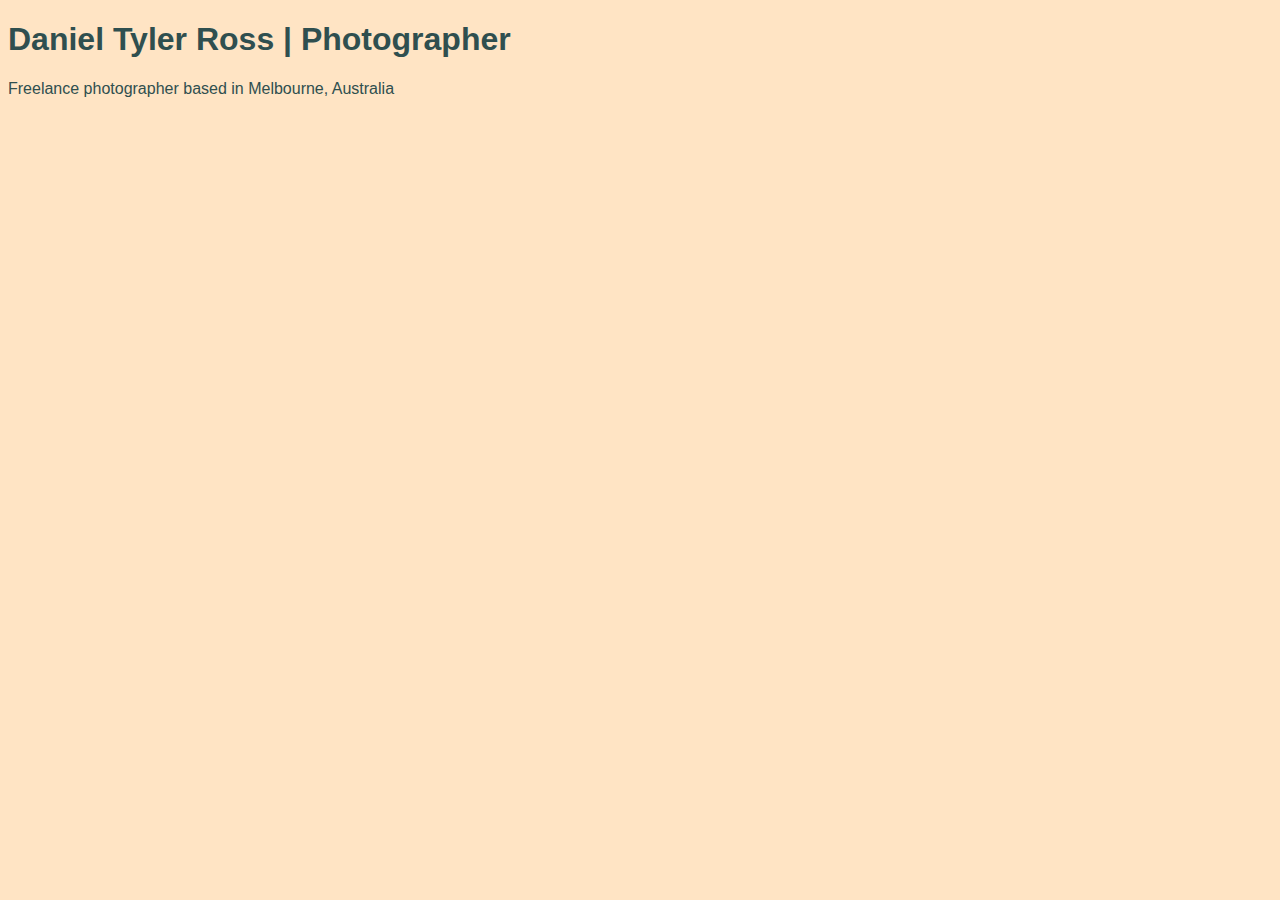
<file: unit_1/index.html>
<!DOCTYPE html>

<html>

	<head>
		<title>Daniel Tyler Ross | Photographer</title>
		<link rel="stylesheet" type="text/css" href="css/style.css">
	</head>

	<body>
		<h1>Daniel Tyler Ross | Photographer</h1>
		<p>Freelance photographer based in Melbourne, Australia</p>
	</body>

</html>
</file>
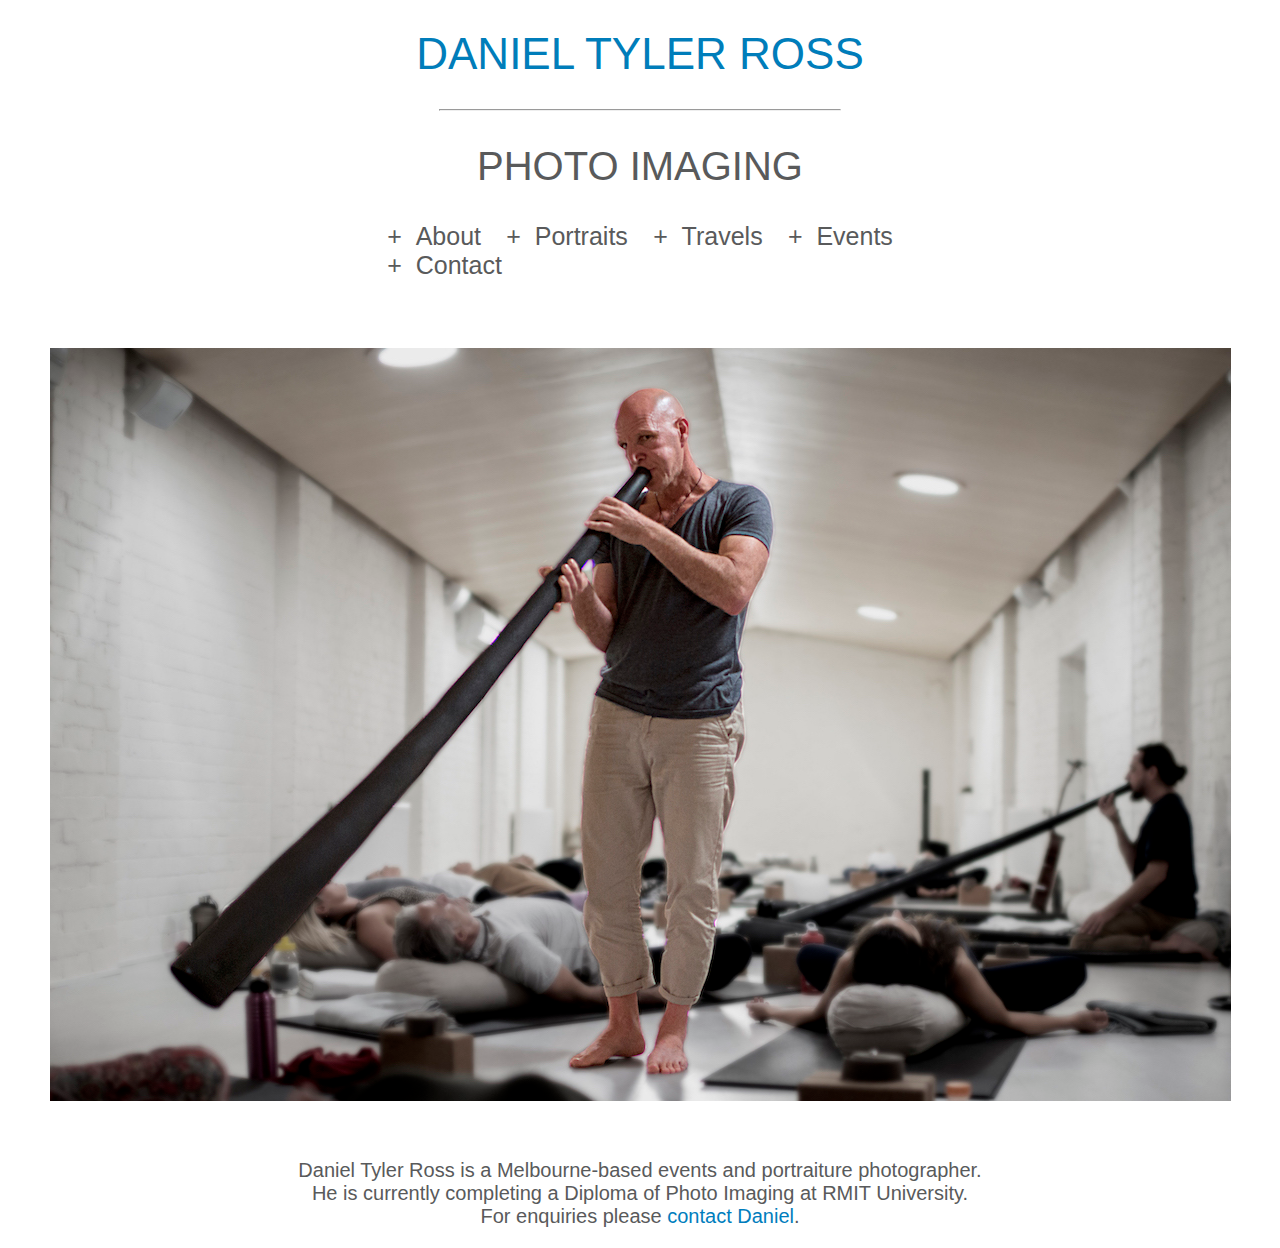
<file: unit_3/index.html>
<!DOCTYPE html>

<html>

<head>
	<title>Daniel Tyler Ross | Photo Imaging</title>
	
	<link rel="stylesheet" type="text/css" href="css/style.css">
</head>

<body>

	<h1>Daniel Tyler Ross</h1>
	
	<hr>
	
	<h2>Photo Imaging</h2>
		
	<p>
		<ul id="navbar">
			<li class="menuitem"><a href="#" style= "text-decoration: none; color: rgb(89,90,91)">+ &nbspAbout</a></li>
			<li class="menuitem"><a href="#" style= "text-decoration: none; color: rgb(89,90,91)">+ &nbspPortraits</a></li>
			<li class="menuitem"><a href="#" style= "text-decoration: none; color: rgb(89,90,91)">+ &nbspTravels</a></li>			
			<li class="menuitem"><a href="#" style= "text-decoration: none; color: rgb(89,90,91)">+ &nbspEvents</a></li>
			<li class="menuitem"><a href="#" style= "text-decoration: none; color: rgb(89,90,91)">+ &nbspContact</a></li>
		</ul>
	</p>

	<p>
		<br>
	</p>

		<img src="images/backgroundimage.jpg" alt="Didgeridoo player at Sound Healing Workshop" title="Sound Healing Workshop, 2016">

	<p>
		<br>
	</p>

	<p class="bodycopy">Daniel Tyler Ross is a Melbourne-based events and portraiture photographer. <br> He is currently completing a Diploma of Photo Imaging at RMIT University. <br> For enquiries please <a class="link" href="mailto:dan.tyler.ross@gmail.com?subject=Enquiry">contact Daniel<a>.</p>

</body>

</html>
</file>
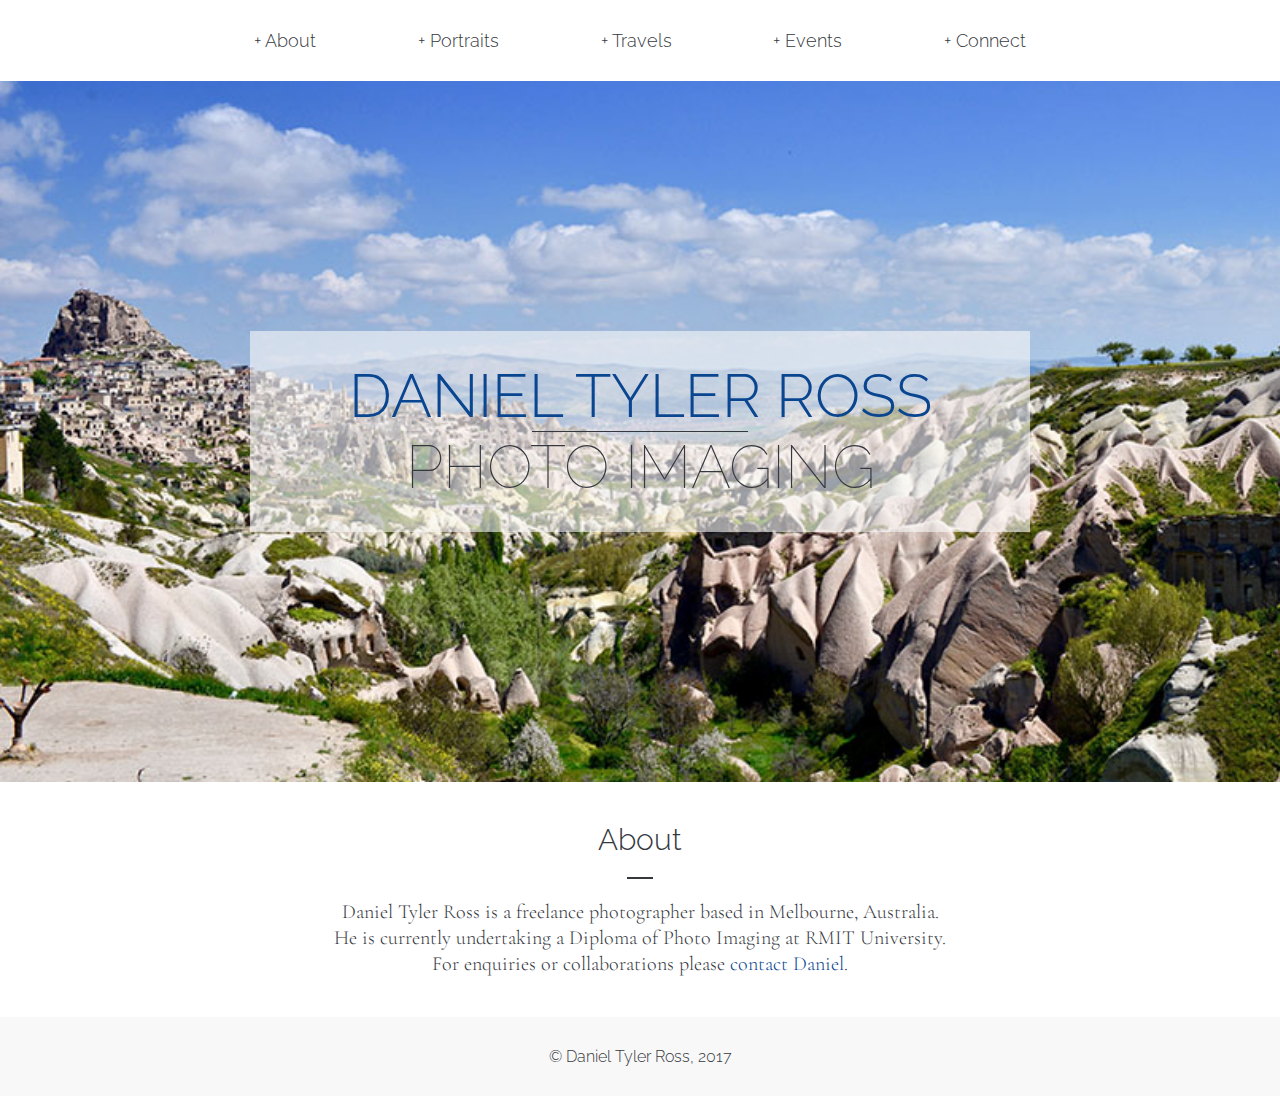
<file: unit_4/index.html>
<!DOCTYPE html>

<html>

<head>

	<title>Daniel Tyler Ross | Photo Imaging</title>
	<link rel="stylesheet" type="text/css" href="css/style.css">

</head>

<body>

	<header>
		<nav>
			<a href="#">+ About</a>
			<a href="#">+ Portraits</a>
			<a href="#">+ Travels</a>
			<a href="#">+ Events</a>
			<a href="#">+ Connect</a>
		</nav>
	</header>	

	<main>
		<section class="landing">	
			<h1>Daniel Tyler Ross</h1>
			<hr id="mainline">
			<h2>Photo Imaging</h2>
		</section>
	</main>

	<section class="about">
		<h3>About</h3>
		<hr class="line">
		<p class="bio">Daniel Tyler Ross is a freelance photographer based in Melbourne, Australia.<br>He is currently undertaking a Diploma of Photo Imaging at RMIT University.<br>For enquiries or collaborations please <a href="#" class="contact">contact Daniel</a>.</p>
	</section>

	<footer>
		<p class="footer">&copy Daniel Tyler Ross, 2017</p>
	</footer>

</body>

</html>
</file>
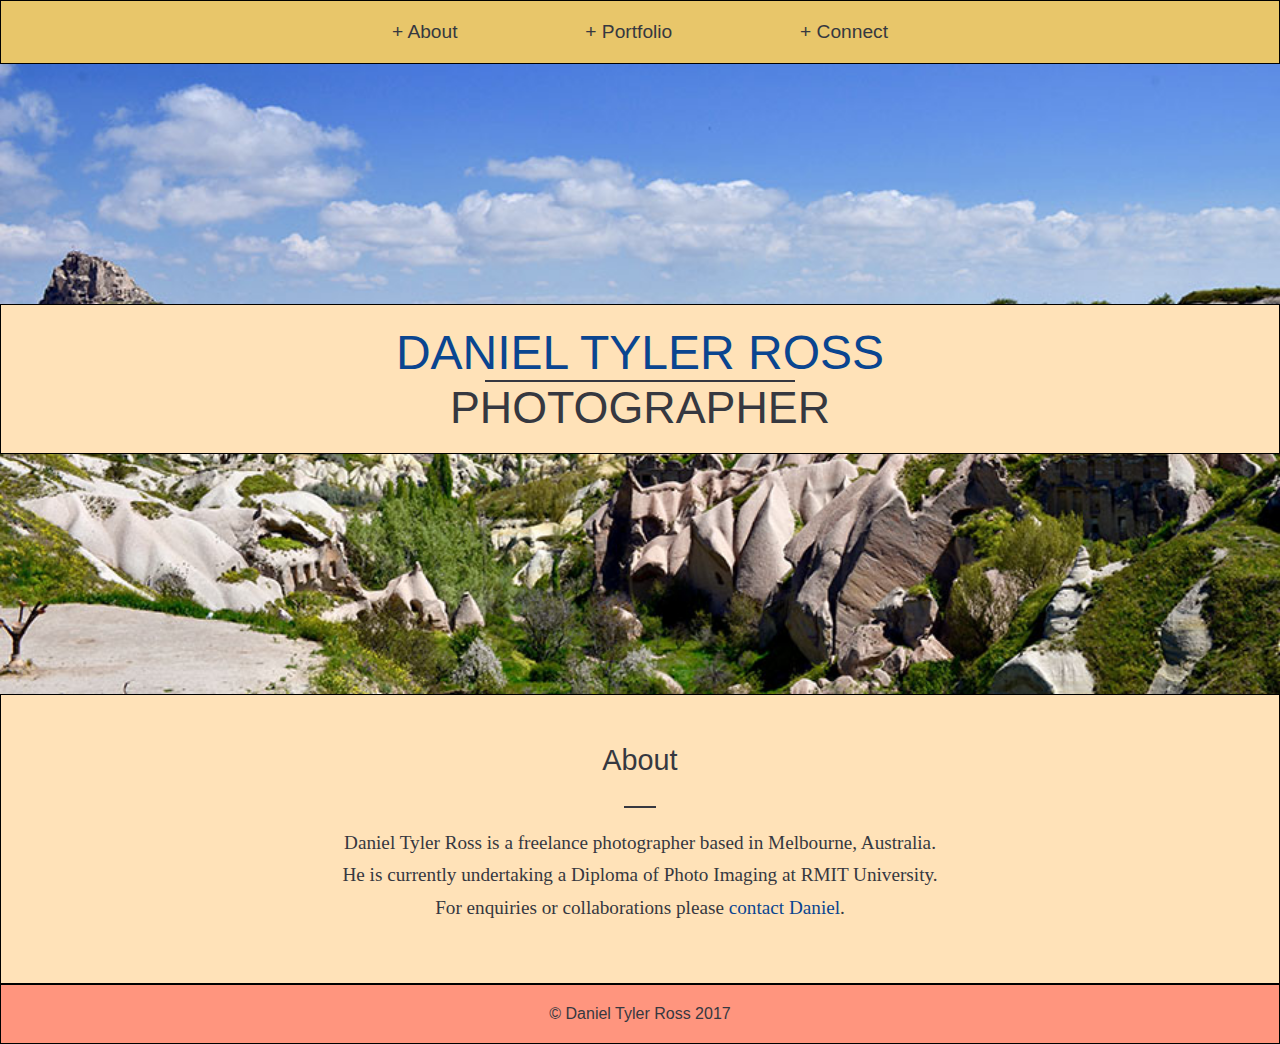
<file: unit_5/index.html>
<!DOCTYPE html>

<html>

<head>
	<title>Daniel Tyler Ross | Photographer</title>
	<link rel ="stylesheet" type="text/css" href="css/style.css">
</head>

<body>

<header>
	<nav>
		<a href="">+ About</a>
		<a href="">+ Portfolio</a>
		<a href="">+ Connect</a>
	</nav>
</header>

<main>
	<div id="landing">
		<h1>Daniel Tyler Ross</h1>
		<hr id="mainline">
		<h2>Photographer</h2>
	</div>
</main>

<div id="about">
	<h3>About</h3>
	<hr class="line">
	<p>Daniel Tyler Ross is a freelance photographer based in Melbourne, Australia.<br>He is currently undertaking a Diploma of Photo Imaging at RMIT University.<br>For enquiries or collaborations please <a href="#" class="contact">contact Daniel</a>.</p>
</div>

<footer>&copy; Daniel Tyler Ross 2017</footer>

</body>

</html>
</file>
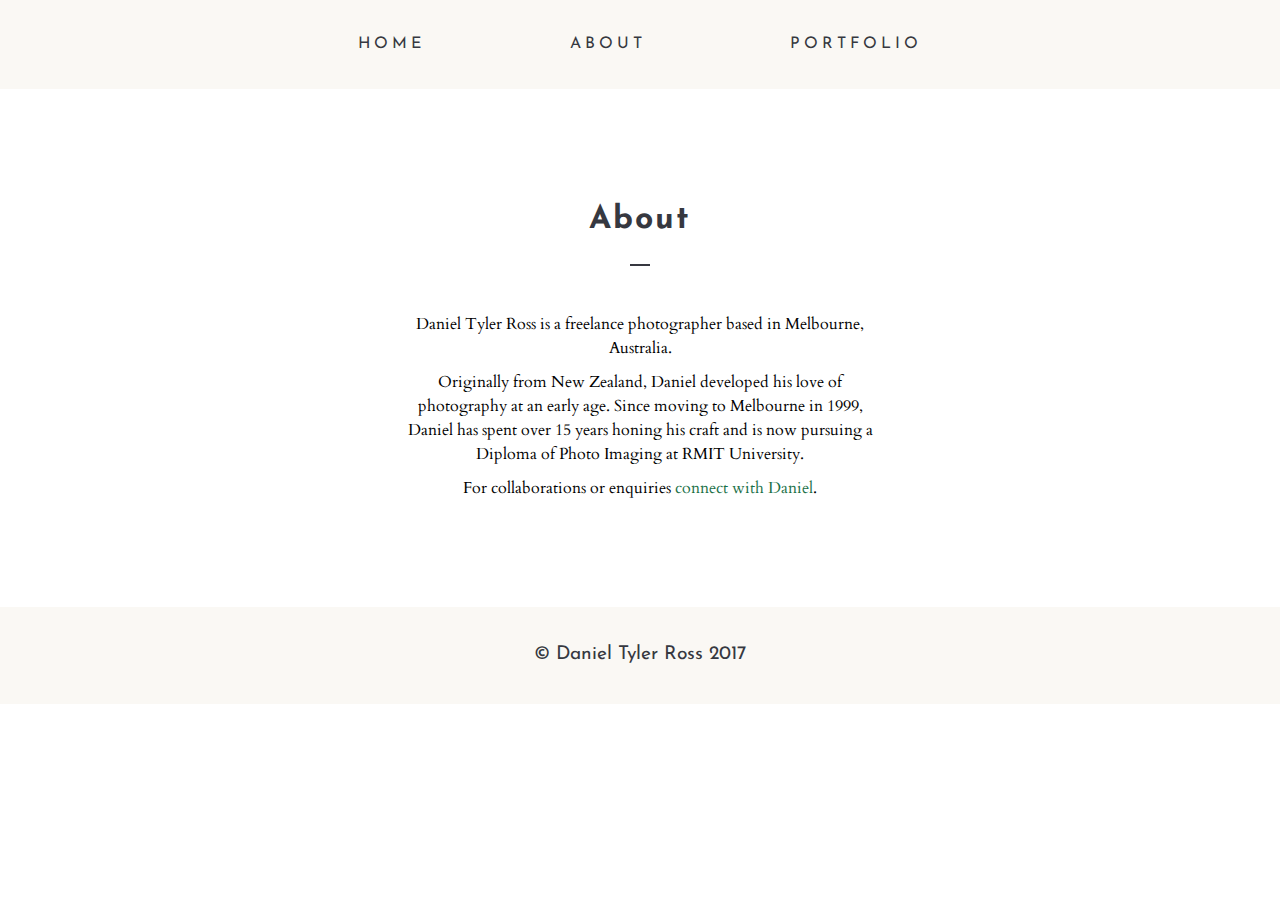
<file: final_project/about.html>
<!DOCTYPE html>
<html>
    <head>
        <title>Daniel Tyler Ross | Photographer</title>
        <link rel="stylesheet" type="text/css" href="css/style.css">
        <meta name="viewport" content="width=device-width, initial-scale=1">
    </head>

    <body>

        <header>
            <nav>
                <a href="index.html">Home</a>
                <a href="about.html">About</a>
                <a href="portfolio.html">Portfolio</a>
            </nav>
        </header>

        <section class="wrapper">
            <h3>About</h3>
            <hr>
            <div class="about">
                <p>Daniel Tyler Ross is a freelance photographer based in Melbourne, Australia.</p>
                <p>Originally from New Zealand, Daniel developed his love of photography at an early age. Since moving to Melbourne in 1999,  Daniel has spent over 15 years honing his craft and is now pursuing a Diploma of Photo Imaging at RMIT University.</p>
                <p>For collaborations or enquiries <a href="connect.html">connect with Daniel</a>.</p>
            </div>
        </section>        

        <footer>
            <p class="footer">&copy; Daniel Tyler Ross 2017</p>
        </footer>
    </body>             
</html>
</file>
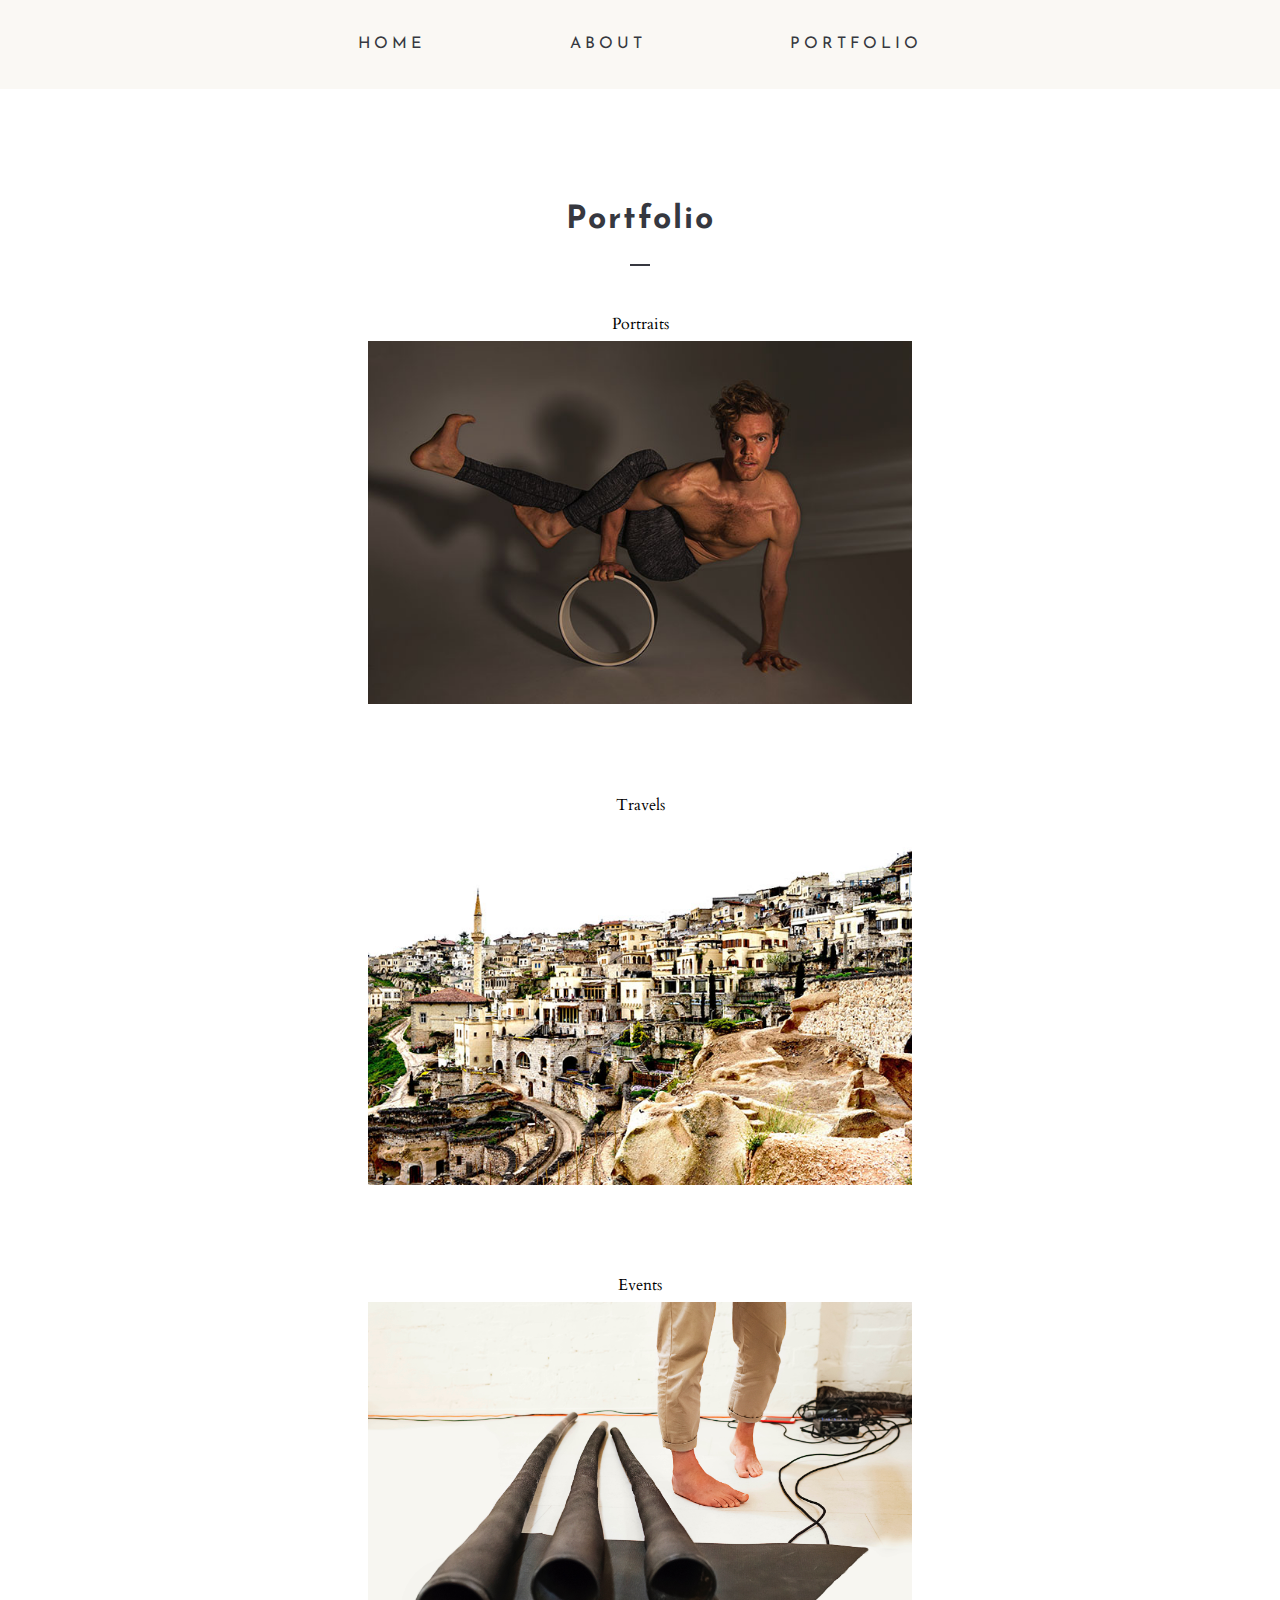
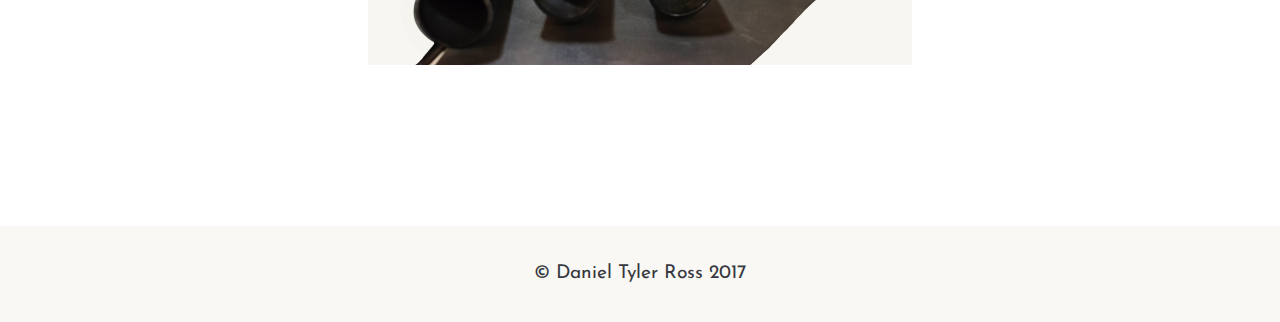
<file: final_project/portfolio.html>
<!DOCTYPE html>
<html>
    <head>
        <title>Daniel Tyler Ross | Photographer</title>
        <link rel="stylesheet" type="text/css" href="css/style.css">
        <meta name="viewport" content="width=device-width, initial-scale=1">
    </head>

    <body>

        <header>
            <nav>
                <a href="index.html">Home</a>
                <a href="about.html">About</a>
                <a href="portfolio.html">Portfolio</a>
                
            </nav>
        </header>
    
        <section class="wrapper">
            <h3>Portfolio</h3>
            <hr>
            <div class="portfolio">
                <p>Portraits</p>
                <img src="images/portraits.jpg" alt="Chris Dixon, 2016" title="Chris Dixon, Yoga instructor, 2016">
            </div>
            <div class="portfolio">
                <p>Travels</p>
                <img src="images/travel.jpg" alt="Cappadocia, Turkey" title="Cappadocia, 2015">          
            </div>
            <div class="portfolio">
                <p>Events</p>
                <img src="images/event.jpg" alt="Sound Healing Workshop, 2017" title="Sound Healing Workshop, 2017">             
            </div>
        </section>

        <footer>
            <p class="footer">&copy; Daniel Tyler Ross 2017</p>
        </footer>
    </body>             
</html>
</file>
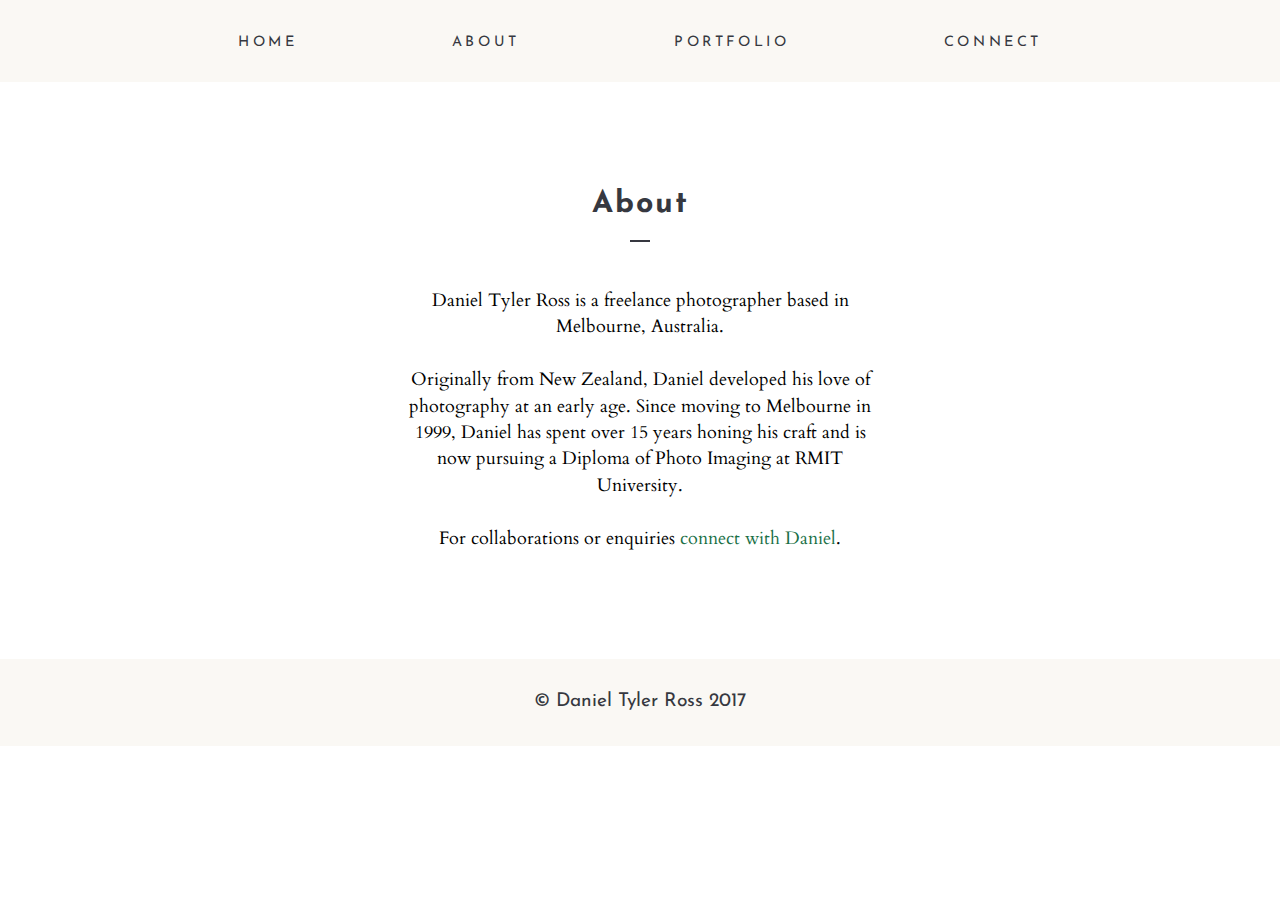
<file: unit_8/about.html>
<!DOCTYPE html>
<html>
    <head>
        <title>Daniel Tyler Ross | Photographer</title>
        <link rel="stylesheet" type="text/css" href="css/style.css">
        <meta name="viewport" content="width=device-width, initial-scale=1">
    </head>

    <body>

        <header>
            <nav>
                <a href="index.html">Home</a>
                <a href="about.html">About</a>
                <a href="portfolio.html">Portfolio</a>
                <a href="connect.html">Connect</a>
            </nav>
        </header>

        <section class="wrapper">
            <h3>About</h3>
            <hr>
            <div class="about"> 
                <p>Daniel Tyler Ross is a freelance photographer based in Melbourne, Australia.<br><br>Originally from New Zealand, Daniel developed his love of photography at an early age. Since moving to Melbourne in 1999,  Daniel has spent over 15 years honing his craft and is now pursuing a Diploma of Photo Imaging at RMIT University.<br><br>For collaborations or enquiries <a href="connect.html">connect with Daniel</a>.</p>
            </div>
        </section>        

        <footer>
            <p class="footer">&copy; Daniel Tyler Ross 2017</p>
        </footer>
    </body>             
</html>
</file>
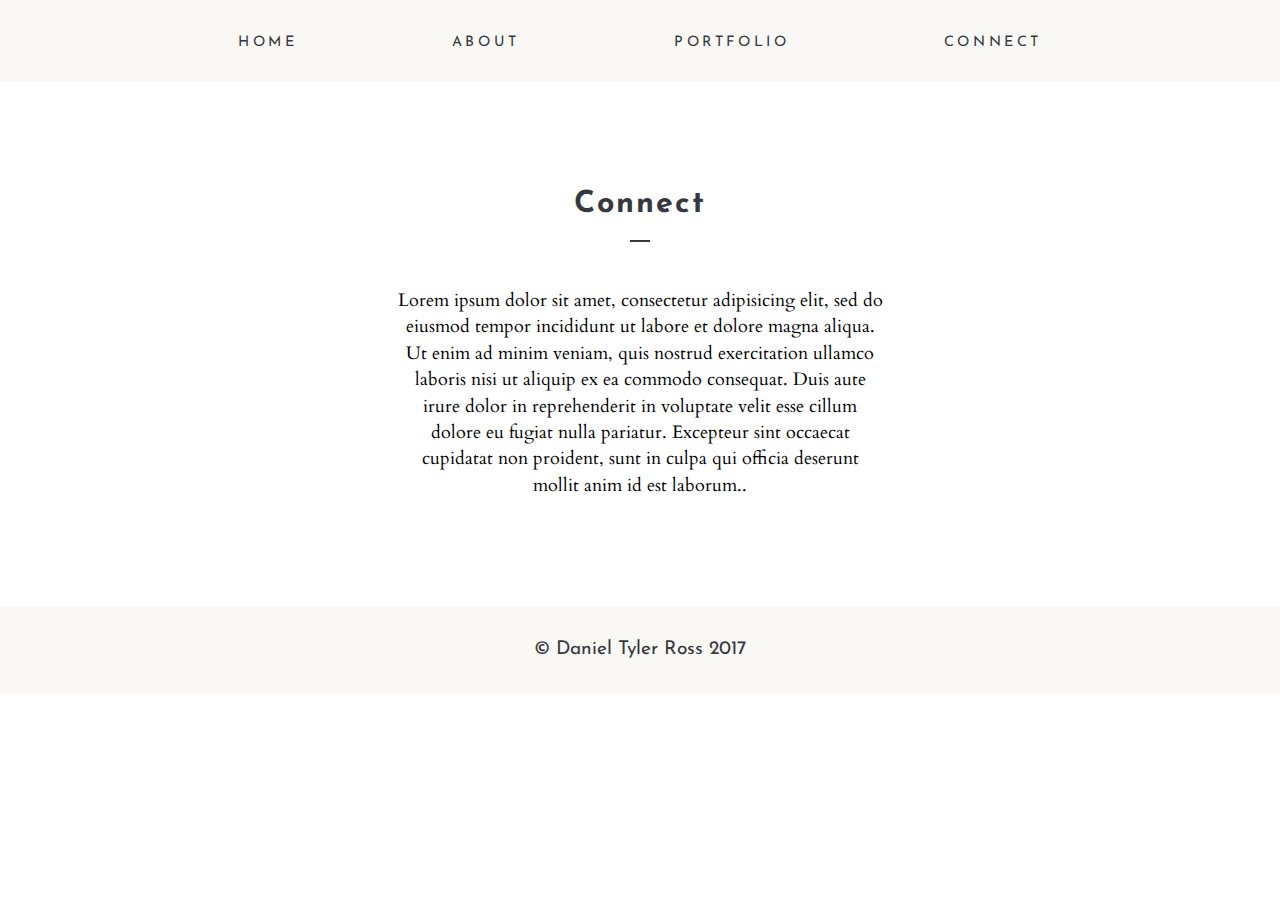
<file: unit_8/connect.html>
<!DOCTYPE html>
<html>
    <head>
        <title>Daniel Tyler Ross | Photographer</title>
        <link rel="stylesheet" type="text/css" href="css/style.css">
        <meta name="viewport" content="width=device-width, initial-scale=1">
    </head>

    <body>

        <header>
            <nav>
                <a href="index.html">Home</a>
                <a href="about.html">About</a>
                <a href="portfolio.html">Portfolio</a>
                <a href="connect.html">Connect</a>
            </nav>
        </header>

        <section class="wrapper">
            <h3>Connect</h3>
            <hr>
            <div class="about"> 
                <p>Lorem ipsum dolor sit amet, consectetur adipisicing elit, sed do eiusmod
                tempor incididunt ut labore et dolore magna aliqua. Ut enim ad minim veniam,
                quis nostrud exercitation ullamco laboris nisi ut aliquip ex ea commodo
                consequat. Duis aute irure dolor in reprehenderit in voluptate velit esse
                cillum dolore eu fugiat nulla pariatur. Excepteur sint occaecat cupidatat non
                proident, sunt in culpa qui officia deserunt mollit anim id est laborum..</p>
            </div>
        </section> 

        <footer>
            <p class="footer">&copy; Daniel Tyler Ross 2017</p>
        </footer>
    </body>             
</html>
</file>
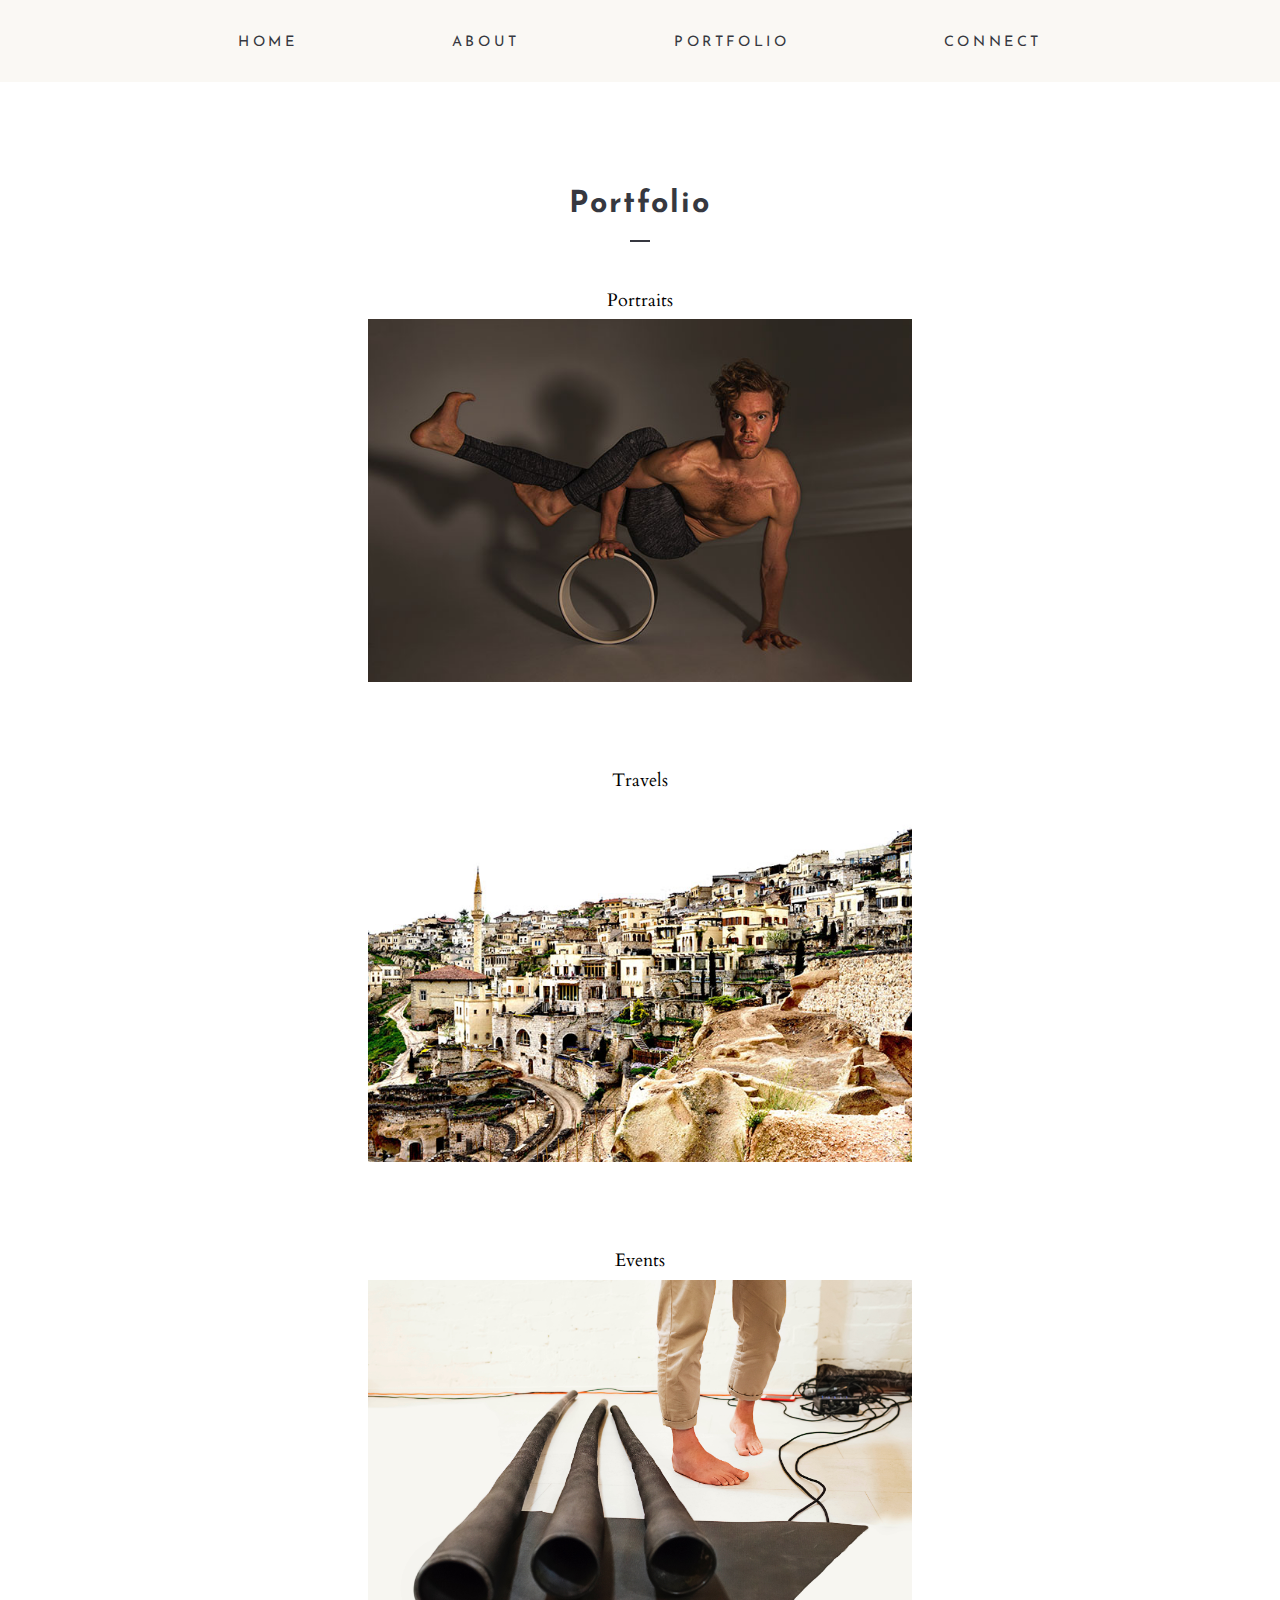
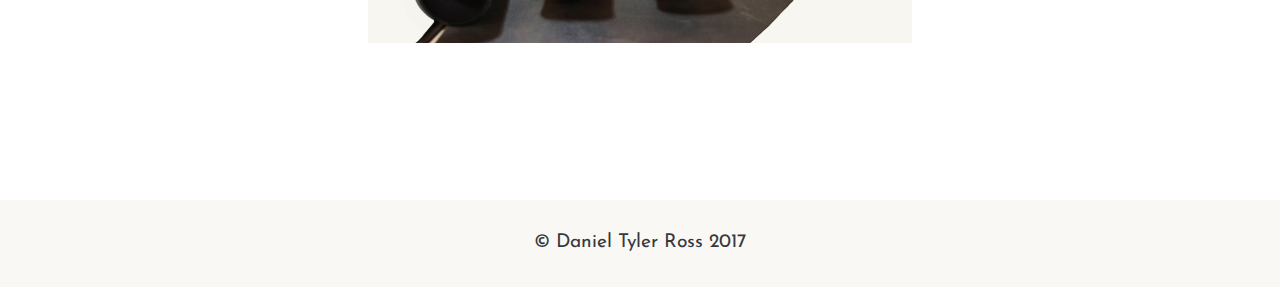
<file: unit_8/portfolio.html>
<!DOCTYPE html>
<html>
    <head>
        <title>Daniel Tyler Ross | Photographer</title>
        <link rel="stylesheet" type="text/css" href="css/style.css">
        <meta name="viewport" content="width=device-width, initial-scale=1">
    </head>

    <body>

        <header>
            <nav>
                <a href="index.html">Home</a>
                <a href="about.html">About</a>
                <a href="portfolio.html">Portfolio</a>
                <a href="connect.html">Connect</a>
            </nav>
        </header>
    
        <section class="wrapper">
            <h3>Portfolio</h3>
            <hr>
            <div class="portfolio">
                <p>Portraits</p>
                <img src="images/portraits.jpg" alt="Chris Dixon, 2016" title="Chris Dixon, Yoga instructor, 2016">
            </div>
            <div class="portfolio">
                <p>Travels</p>
                <img src="images/travel.jpg" alt="Cappadocia, Turkey" title="Cappadocia, 2015">          
            </div>
            <div class="portfolio">
                <p>Events</p>
                <img src="images/event.jpg" alt="Sound Healing Workshop, 2017" title="Sound Healing Workshop, 2017">             
            </div>
        </section>

        <footer>
            <p class="footer">&copy; Daniel Tyler Ross 2017</p>
        </footer>
    </body>             
</html>
</file>
<file: unit_1/css/style.css>
body {
	background-color:#FFE4C4;
}

h1, p {
	color:#2F4F4F;
	font-family: helvetica, sans-serif;
}
</file>
<file: unit_3/css/style.css>
body {
	text-align: center;
	background: rgb(255, 255, 255);
	background-size: cover;
}

h1 {
	color: rgb(0, 125, 186);
	font-size: 44px;
	text-transform: uppercase;
	font-family: "Century Gothic", sans-serif;
	font-weight: 100;
	font-style: normal;
	text-decoration: none;
}

hr {
	width: 400px;
}

h2 {
	color: rgb(89, 90, 91);
	font-size: 40px;
	text-transform: uppercase;
	font-family: "Century Gothic", sans-serif;
	font-weight: 100;
	font-style: normal;
	text-decoration: none;
}

#navbar {
	text-align: justify;
	max-width: 1000px;
	padding-left: 30%;
	padding-right: 30%; 
}

#navbar:after {
	content: ' ';
	display: inline-block;
	width: 100%;
}

#navbar li {
	display: inline-block;
}

.menuitem {
	color: rgb(89, 90, 91);
	font-size: 25px;
	font-family: "Century Gothic", sans-serif;
	font-weight: 100;
	font-style: normal;
	text-decoration: none;
}

.bodycopy {
	color: rgb(89, 90, 91);
	font-family: "Century Gothic", sans-serif;
	font-size: 20px;
	font-weight: 100;
	font-style: normal;
	text-decoration: none;	
}

.link {
	color: rgb(0, 125, 189);
	font-family: "Century Gothic", sans-serif;
	font-size: 20px;
	font-weight: 100;
	font-style: normal;
	text-decoration: none;
}
</file>
<file: unit_4/css/style.css>
@import url("https://fonts.googleapis.com/css?family=Cormorant+Garamond:300,300i|Raleway:100,200,300");

* {
	margin: 0;
	padding: 0;
}

header {
	padding: 30px;
	background-color: 248, 248, 248;
	text-align: center;
}

nav a {
	color: rgb(54, 56, 64);
	font-family: "Raleway", Helvetica, sans-serif;
	font-size: 18px;
	font-style: normal;
	font-weight: 300;
	text-decoration: none;
	margin-left: 4%;
	margin-right: 4%;
}

main {
	text-align: center;
	background: url("../images/background.jpg") no-repeat;
	background-size: cover;
	padding: 250px;
}

.landing {
	padding: 30px;
	background-color: rgba(248, 248, 248, 0.60);	
}

h1 {
	color: rgb(10, 69, 144);
	font-family: "Raleway", Helvetica, sans-serif;
	font-size: 60px;
	font-weight: 300;
	text-transform: uppercase;
}

#mainline {
	height: 1px;
	border: none;
	color: rgb(54, 56, 64);
	background-color: rgb(54, 56, 64);
	width: 30%;
	text-align: center;
	margin: 0 auto;
}

h2 {
	color: rgb(54, 56, 64);
	font-family: "Raleway", Helvetica, sans-serif;
	font-size: 60px;
	font-weight: 100;
	text-transform: uppercase;
}

.about {
	background-color: rgb(255, 255, 255);	
}

h3 {
	padding-top: 40px;
	padding-bottom: 20px;
	color: rgb(54, 56, 64);
	font-family: "Raleway", Helvetica, sans-serif;
	font-size: 30px;
	font-weight: 300;
	text-align: center;
	text-decoration: none;
}

.line {
	height: 2px;
	border: none;
	color: rgb(54, 56, 64);
	background-color: rgb(54, 56, 64);
	width: 2%;
	text-align: center;
	margin: 0 auto;
}

.bio {
	padding-top: 20px;
	padding-bottom: 40px;
	color: rgb(54, 56, 64);
	font-family: "Cormorant Garamond", serif;
	font-size: 20px;
	font-weight: 300;
	line-height: 1.3;
	text-align: center;
	text-decoration: none;	
}

.contact {
	padding-top: 20px;
	padding-bottom: 40px;
	color: rgb(10, 69, 144);
	font-family: "Cormorant Garamond", serif;
	font-size: 20px;
	font-weight: 300;
	line-height: 1.3;
	text-align: center;
	text-decoration: none;	
}

footer {
	padding: 30px;
	background-color: rgb(248, 248, 248);
	text-align: center;
}

.footer {
	color: rgb(54, 56, 64);
	font-family: "Raleway", Helvetica, sans-serif;
	font-size: 16px;
	font-style: normal;
	font-weight: 300;
	text-decoration: none;
}
</file>
<file: unit_5/css/style.css>
@import url ("https://fonts.googleapis.com/css?family=Cormorant+Garamond:300,300i|Raleway:100,200,300");

* {
	margin: 0;
	padding: 0;
}

body {
	font-size: 16px;
	text-align: center;
	font-style: normal;
}

header, #landing, #about, footer {
	padding: 20px;
	border: 1px black solid;
}

header {
	background-color: #E8C66A;
}

nav a {
	color: rgb(54, 56, 64);
	font-family: "Raleway", Helvetica, sans-serif;
	font-size: 1.2em;
	font-weight: 300;
	text-decoration: none;
	margin: 0 5%;
}

main {
	background: url("../images/background.jpg");
	background-size: cover;
	display: block;
	padding: 15em 0;
}

#landing {
	background-color: #FFE2B8;
	margin: 0 auto;
	}

h1 {
	color: rgb(10, 69, 144);
	font-family: "Raleway", Helvetica, sans-serif;
	font-size: 3em;
	font-weight: 300;
	text-transform: uppercase;
}

#mainline {
	height: 2px;
	border: none;
	color: rgb(54, 56, 64);
	background-color: rgb(54, 56, 64);
	width: 25%;
	margin: 0 auto;
}

h2, h3, footer {
	color: rgb(54, 56, 64);
	font-family: "Raleway", Helvetica, sans-serif;
}

h2 {
	font-size: 2.8em;
	font-weight: 100;
	text-transform: uppercase;
}

#about {
	background-color: #FFE2B8;
}

h3 {
	padding: 1em 0;
	font-size: 1.8em;
	font-weight: 100;
}

.line {
	height: 2px;
	border: none;
	color: rgb(54, 56, 64);
	background-color: rgb(54, 56, 64);
	width: 2em;
	margin: 0 auto;
}

p {
	padding: 1em 0 2em 0;
	width: 50%;
	text-align: center;
	color: rgb(54, 56, 64);	
	font-family: "Cormorant Garamond", serif;
	font-size: 1.2em;
	margin: 0 auto;
	line-height: 1.7em;
}

a {
	color: rgb(10, 69, 144);
	text-decoration: none;	
}

footer {
	background-color: #FF957E;
	font-size: 1em;
	font-weight: 300;
	text-decoration: none;
}
</file>
<file: final_project/css/style.css>
@import url('https://fonts.googleapis.com/css?family=Cardo|Josefin+Sans');

*, *:after, *:before {
	margin: 0;
	padding: 0;
	box-sizing: border-box;
}

body {
	font-size: 16px;
	font-family: "Cardo", serif;
	line-height:1.5;
}

header {
	/* padding: 1em; */
	width: 100%;
	text-align: center;
}
nav {
    background-color: #faf8f4;
    padding-bottom: 1em;
}
nav a {
	font-family: "Josefin Sans", sans-serif;
	font-size: 1em;
	color: rgb(54, 56, 64);
	text-decoration: none;
	margin: 0 3%;
	padding: 2em 2em 1em;
	text-transform: uppercase;
	letter-spacing: .25em;
	display: inline-block;
	border-bottom: 1px solid rgba(26, 112, 71, 0);
}

nav a:hover {
	color: rgb(26, 112, 71);
	border-bottom: 1px solid rgba(26, 112, 71, 1);
}

main {
	background: url("../images/background.jpg") no-repeat center center scroll;
	background-size: cover;
	height: 100vh;
}

.heading {
	 padding: 20% 0 20%;
}

h1, 
h2, 
h3 {
	font-family: "Josefin Sans", sans-serif;
	text-align: center;
	padding: 5px;
	margin: 0;
}

h1 {
	letter-spacing: 2px;
	font-size: 4.25em;
	color: rgb(26, 112, 71);
}

h2 {
	text-transform: uppercase;
	letter-spacing: 8px;
	font-size: 1.5em;
	color: rgb(54, 56, 64);
}

h3 {
	letter-spacing: 2px;
	font-size: 2em;	
	color: rgb(54, 56, 64);
}

p {
	padding: 5px;
}

a {
	text-decoration: none;
	color: rgb(26, 112, 71);
}

a:hover {
	color: rgb(54, 56, 64);		
}

hr {
	height: 2px;
	border: none;
	color: rgb(54, 56, 64);
	background-color: rgb(54, 56, 64);
	width: 20px;
	text-align: center;
	margin: 15px auto;
}

.wrapper {
	margin: 8% auto;
	width: 84%;
	clear: both;
}

.about {
	width: 80%;
	max-width: 31em;
	margin: 4% auto 0 auto;
	padding-top: 2%;
	text-align: center;
	clear: both;
}

.portfolio {
	width: 100%;
	max-width: 34em;
	float: left;
	margin: 0 auto;
	padding-top: 2%;
	padding-bottom: 4%;
	text-align: center;
}

img {
	width: 100%;
	margin: 0 auto;
	display: inline-block;
}

footer {
	padding: 1.5em;
	width: 100%;
	text-align: center;
	clear: both;
	background-color: rgb(250, 248, 244);
	font-family: "Josefin Sans", sans-serif;
	font-size: 1.2em;
	color: rgb(54, 56, 64);	
}

@media only screen and (min-width: 600px) and (max-width: 2155px) {
.wrapper {
	display: block;
	width: 100%;
	margin: 8% 0 8% 0;
}
.about {
	display: block;
	width: 31em;
	margin: 0 auto;
	text-align: center;
	clear: both;
}
.portfolio {
	display: block;
	float: none;
	margin: 0 auto;
	text-align: center;
	clear: both;
}
}

@media only screen and (max-width: 890px) {
  .about {
    width: 80%;
    margin: 4% auto 0 auto;
    text-align: center;
    clear: both;
  }
  
  nav a {
  margin: 1.5% auto;
  padding: .5em;
}
}

@media only screen and (max-width: 620px) {

h1 {
	font-size: 3em;
}

nav a {
	font-size: .75em;
}
}
</file>
<file: unit_8/css/style.css>
@import url('https://fonts.googleapis.com/css?family=Cardo|Josefin+Sans');

*, *:after {
	margin: 0;
	padding: 0;
	box-sizing: border-box;
}

body {
	font-size: 16px;
}

header {
	padding: 2em;
	width: 100%;
	text-align: center;
	background-color: rgb(250, 248, 244);
}

nav a {
	font-family: "Josefin Sans", sans-serif;
	font-size: .9em;
	color: rgb(54, 56, 64);
	text-decoration: none;
	margin: 5%;
	padding: 1em;
	text-transform: uppercase;
	letter-spacing: .25em;
}

nav a:hover {
	color: rgb(26, 112, 71);
}

main {
	background: url("../images/background.jpg") no-repeat center center scroll;
	background-size: cover;
	padding: 20% 25% 30% 25%;
}

h1, 
h2, 
h3 {
	font-family: "Josefin Sans", sans-serif;
	text-align: center;
	padding: 5px;
}

h1 {
	letter-spacing: 2px;
	font-size: 4.2em;
	color: rgb(26, 112, 71);
}

h2 {
	text-transform: uppercase;
	letter-spacing: 8px;
	font-size: 1.5em;
	color: rgb(54, 56, 64);
}

h3 {
	letter-spacing: 2px;
	font-size: 1.9em;	
	color: rgb(54, 56, 64);
}

p {
	font-family: "Cardo", serif;
	font-size: 1.1em;
	padding: 5px;
	line-height: 1.5em;
}

a {
	text-decoration: none;
	color: rgb(26, 112, 71);
}

a:hover {
	color: rgb(54, 56, 64);		
}

hr {
	height: 2px;
	border: none;
	color: rgb(54, 56, 64);
	background-color: rgb(54, 56, 64);
	width: 20px;
	text-align: center;
	margin: 15px auto;
}

.wrapper {
	margin: 8%;
	width: 84%;
	clear: both;
}

.about {
	width: 80%;
	max-width: 31em;
	margin: 4% auto 0 auto;
	padding-top: 2%;
	text-align: center;
	clear: both;
}

.portfolio {
	width: 80%;
	min-width: 20em;
	max-width: 34em;
	float: left;
	margin: 0 1.5%;
	padding-top: 2%;
	padding-bottom: 4%;
	text-align: center;
}

img {
	width: 100%;
	margin: 0 auto;
	display: inline-block;
}

footer {
	padding: 1.5em;
	width: 100%;
	text-align: center;
	clear: both;
	background-color: rgb(250, 248, 244);
}

.footer {
	font-family: "Josefin Sans", sans-serif;
	font-size: 1.2em;
	color: rgb(54, 56, 64);	
	text-align: center;
}

@media only screen and (min-width: 600px) and (max-width: 2155px) {
.wrapper {
	display: block;
	width: 100%;
	margin: 8% 0 8% 0;
}
.about {
	display: block;
	width: 31em;
	margin: 0 auto;
	text-align: center;
	clear: both;
}
.portfolio {
	display: block;
	float: none;
	margin: 0 auto;
	text-align: center;
	clear: both;
}

@media only screen and (max-width: 600px) {

.about {
	width: 80%;
	margin: 4% auto 0 auto;
	text-align: center;
	clear: both;
}
</file>
